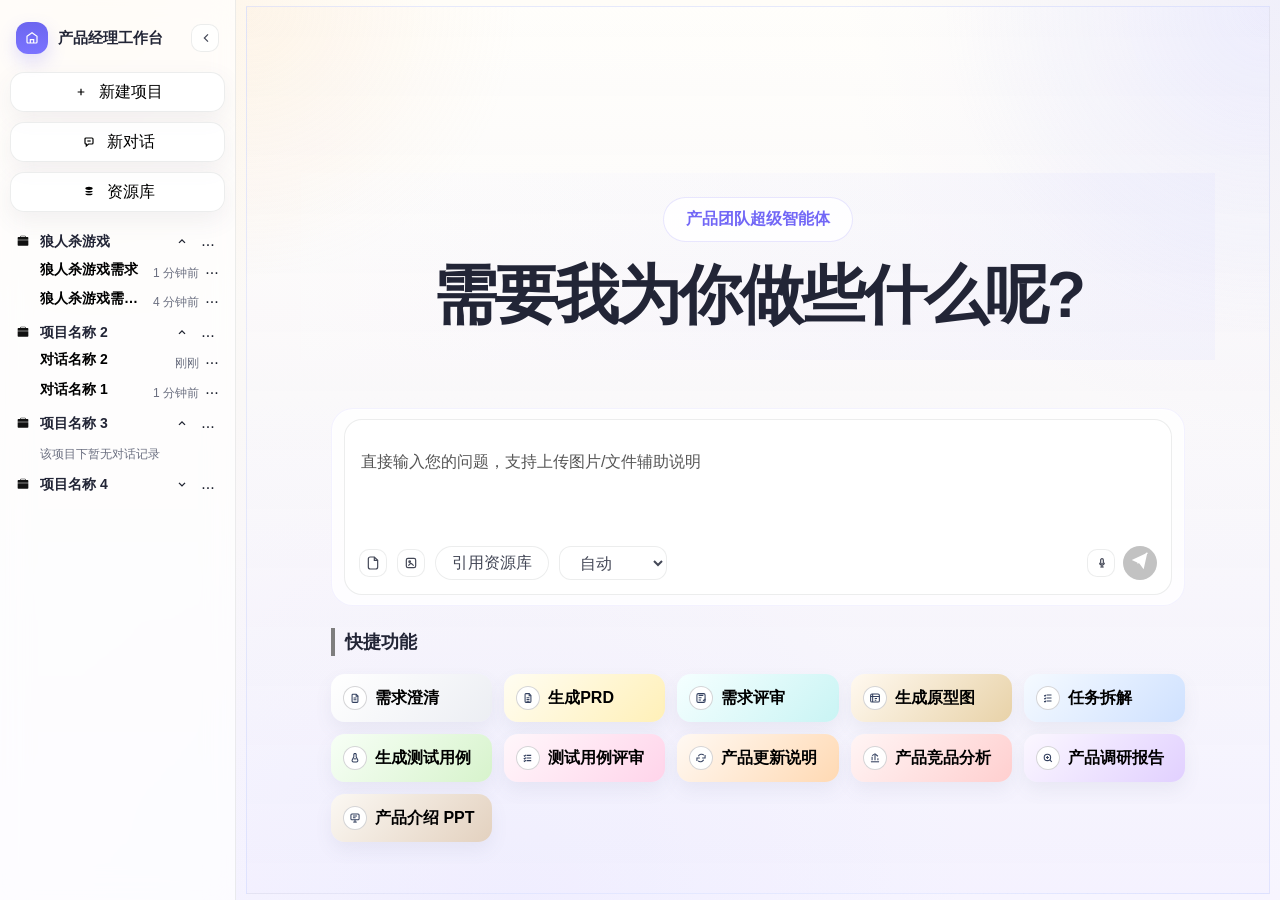
<file: index.html>
<!DOCTYPE html>
<html lang="zh-CN">
  <head>
    <meta charset="UTF-8" />
    <meta name="viewport" content="width=device-width, initial-scale=1.0" />
    <title>产品经理工作台</title>
    <link rel="stylesheet" href="./styles.css" />
  </head>
  <body>
    <div class="workbench">
      <aside id="sidebar" class="sidebar"></aside>
      <main class="main-panel">
        <div id="mainView" class="main-view"></div>
      </main>
    </div>
    <script type="module" src="./app.js"></script>
  </body>
</html>
</file>
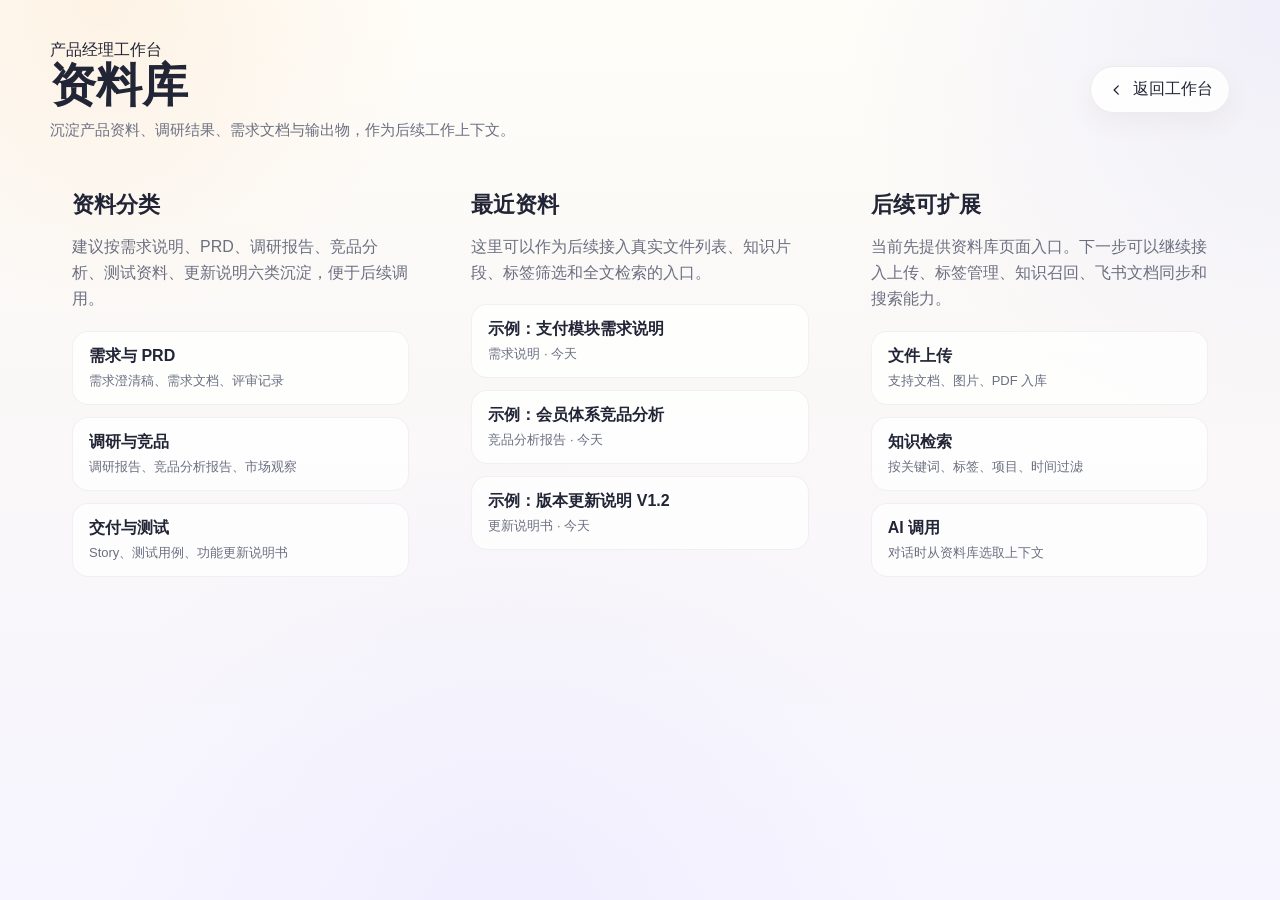
<file: library.html>
<!DOCTYPE html>
<html lang="zh-CN">
  <head>
    <meta charset="UTF-8" />
    <meta name="viewport" content="width=device-width, initial-scale=1.0" />
    <title>资料库 - 产品经理工作台</title>
    <link rel="stylesheet" href="./styles.css" />
    <style>
      .library-page {
        width: min(1180px, calc(100% - 40px));
        margin: 0 auto;
        padding: 40px 0 56px;
      }

      .library-header {
        display: flex;
        align-items: center;
        justify-content: space-between;
        gap: 16px;
        margin-bottom: 28px;
      }

      .library-title {
        margin: 0;
        font-size: clamp(30px, 4vw, 46px);
        line-height: 1.08;
      }

      .library-subtitle {
        margin: 10px 0 0;
        color: var(--muted);
        font-size: 15px;
      }

      .library-back {
        display: inline-flex;
        align-items: center;
        gap: 8px;
        padding: 12px 16px;
        border-radius: 999px;
        background: rgba(255, 255, 255, 0.86);
        border: 1px solid rgba(31, 36, 48, 0.08);
        color: var(--text);
        text-decoration: none;
        box-shadow: 0 10px 24px rgba(122, 92, 56, 0.06);
      }

      .library-grid {
        display: grid;
        gap: 18px;
        grid-template-columns: repeat(3, minmax(0, 1fr));
      }

      .library-card {
        padding: 22px;
        border-radius: 24px;
      }

      .library-card h2 {
        margin: 0 0 14px;
        font-size: 22px;
      }

      .library-card p {
        margin: 0;
        color: var(--muted);
        line-height: 1.65;
      }

      .library-list {
        display: grid;
        gap: 12px;
        margin-top: 18px;
      }

      .library-item {
        padding: 14px 16px;
        border-radius: 16px;
        background: rgba(255, 255, 255, 0.76);
        border: 1px solid rgba(31, 36, 48, 0.06);
      }

      .library-item strong {
        display: block;
        margin-bottom: 4px;
      }

      .library-item span {
        color: var(--muted);
        font-size: 13px;
      }

      @media (max-width: 900px) {
        .library-grid {
          grid-template-columns: 1fr;
        }

        .library-header {
          flex-direction: column;
          align-items: flex-start;
        }
      }
    </style>
  </head>
  <body>
    <main class="library-page">
      <header class="library-header">
        <div>
          <div class="hero__badge">产品经理工作台</div>
          <h1 class="library-title">资料库</h1>
          <p class="library-subtitle">沉淀产品资料、调研结果、需求文档与输出物，作为后续工作上下文。</p>
        </div>
        <a class="library-back" href="./index.html">
          <svg viewBox="0 0 24 24" width="18" height="18" aria-hidden="true">
            <path d="M15 6.5 9.5 12 15 17.5" fill="none" stroke="currentColor" stroke-width="1.8" stroke-linecap="round" stroke-linejoin="round"/>
          </svg>
          返回工作台
        </a>
      </header>

      <section class="library-grid">
        <article class="library-card glass-card">
          <h2>资料分类</h2>
          <p>建议按需求说明、PRD、调研报告、竞品分析、测试资料、更新说明六类沉淀，便于后续调用。</p>
          <div class="library-list">
            <div class="library-item">
              <strong>需求与 PRD</strong>
              <span>需求澄清稿、需求文档、评审记录</span>
            </div>
            <div class="library-item">
              <strong>调研与竞品</strong>
              <span>调研报告、竞品分析报告、市场观察</span>
            </div>
            <div class="library-item">
              <strong>交付与测试</strong>
              <span>Story、测试用例、功能更新说明书</span>
            </div>
          </div>
        </article>

        <article class="library-card glass-card">
          <h2>最近资料</h2>
          <p>这里可以作为后续接入真实文件列表、知识片段、标签筛选和全文检索的入口。</p>
          <div class="library-list">
            <div class="library-item">
              <strong>示例：支付模块需求说明</strong>
              <span>需求说明 · 今天</span>
            </div>
            <div class="library-item">
              <strong>示例：会员体系竞品分析</strong>
              <span>竞品分析报告 · 今天</span>
            </div>
            <div class="library-item">
              <strong>示例：版本更新说明 V1.2</strong>
              <span>更新说明书 · 今天</span>
            </div>
          </div>
        </article>

        <article class="library-card glass-card">
          <h2>后续可扩展</h2>
          <p>当前先提供资料库页面入口。下一步可以继续接入上传、标签管理、知识召回、飞书文档同步和搜索能力。</p>
          <div class="library-list">
            <div class="library-item">
              <strong>文件上传</strong>
              <span>支持文档、图片、PDF 入库</span>
            </div>
            <div class="library-item">
              <strong>知识检索</strong>
              <span>按关键词、标签、项目、时间过滤</span>
            </div>
            <div class="library-item">
              <strong>AI 调用</strong>
              <span>对话时从资料库选取上下文</span>
            </div>
          </div>
        </article>
      </section>
    </main>
  </body>
</html>
</file>
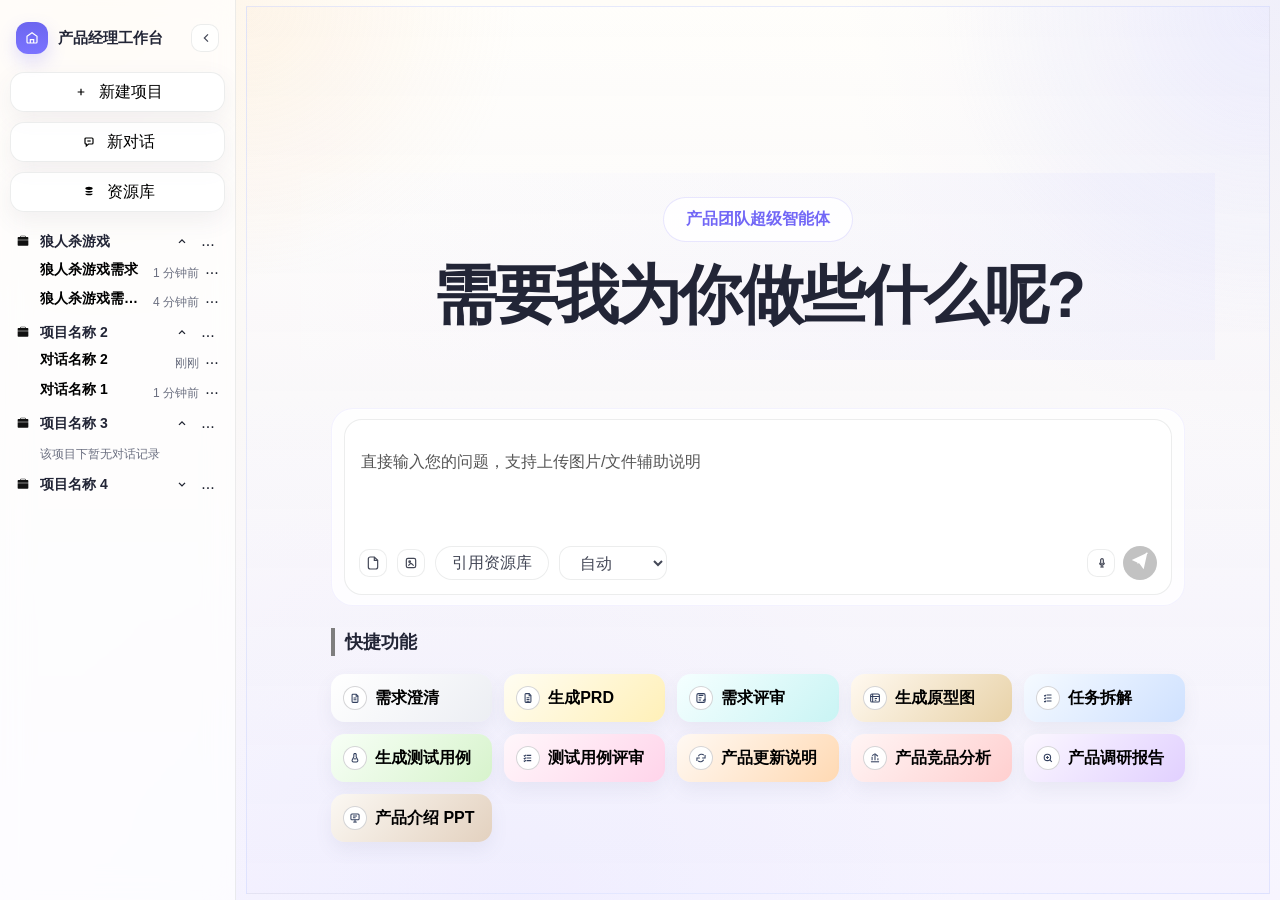
<file: preview.html>
<!DOCTYPE html>
<html lang="zh-CN">
  <head>
    <meta charset="UTF-8" />
    <meta name="viewport" content="width=device-width, initial-scale=1.0" />
    <title>产品经理工作台预览</title>
    <link rel="stylesheet" href="./styles.css" />
  </head>
  <body>
    <div class="workbench">
      <aside id="sidebar" class="sidebar"></aside>
      <main class="main-panel">
        <div id="mainView" class="main-view"></div>
      </main>
    </div>
    <script type="module" src="./app.js"></script>
  </body>
</html>
</file>
<file: styles.css>
:root {
  --sidebar-width: 236px;
  --sidebar-collapsed-width: 78px;
  --bg-top-left: rgba(250, 216, 178, 0.28);
  --bg-top-right: rgba(197, 200, 255, 0.26);
  --bg-bottom: rgba(215, 214, 255, 0.22);
  --surface: rgba(255, 255, 255, 0.82);
  --surface-strong: #ffffff;
  --border: rgba(22, 26, 34, 0.08);
  --border-strong: rgba(22, 26, 34, 0.14);
  --text: #222536;
  --muted: #6b6f80;
  --primary: #7267f6;
  --success: #dff6b8;
  --cyan: #d9f6ff;
  --shadow: 0 8px 24px rgba(85, 74, 114, 0.08);
  --font-sans: "PingFang SC", "Microsoft YaHei", "Helvetica Neue", sans-serif;
}

* {
  box-sizing: border-box;
}

html,
body {
  margin: 0;
  min-height: 100%;
  font-family: var(--font-sans);
  color: var(--text);
}

body {
  background:
    radial-gradient(circle at 8% 0%, var(--bg-top-left), transparent 22%),
    radial-gradient(circle at 100% 0%, var(--bg-top-right), transparent 28%),
    radial-gradient(circle at 40% 100%, var(--bg-bottom), transparent 38%),
    linear-gradient(180deg, #fffdf8 0%, #faf8f7 44%, #f7f5ff 100%);
  overflow: hidden;
}

button,
input,
textarea,
select {
  font: inherit;
}

button {
  cursor: pointer;
}

.workbench {
  display: flex;
  height: 100vh;
  overflow: hidden;
}

.sidebar {
  width: var(--sidebar-width);
  flex: 0 0 var(--sidebar-width);
  height: 100vh;
  padding: 20px 10px 16px;
  border-right: 1px solid var(--border);
  background: rgba(255, 255, 255, 0.7);
  backdrop-filter: blur(14px);
  transition: width 180ms ease, flex-basis 180ms ease;
  overflow: hidden;
}

.sidebar.is-collapsed {
  width: var(--sidebar-collapsed-width);
  flex-basis: var(--sidebar-collapsed-width);
}

.sidebar-shell {
  display: flex;
  flex-direction: column;
  height: calc(100vh - 36px);
  gap: 18px;
}

.brand-row,
.action-stack,
.tree-list {
  display: grid;
  gap: 10px;
}

.brand-row {
  grid-template-columns: auto minmax(0, 1fr) auto;
  align-items: center;
  padding: 2px 6px 0;
}

.brand-mark {
  width: 32px;
  height: 32px;
  display: grid;
  place-items: center;
  border-radius: 12px;
  background: linear-gradient(180deg, #6c66ef 0%, #7a73ff 100%);
  color: #fff;
  box-shadow: 0 8px 18px rgba(114, 103, 246, 0.22);
}

.brand-mark svg,
.icon-button svg,
.tree-icon svg,
.action-button svg {
  width: 16px;
  height: 16px;
}

.brand-title {
  font-size: 15px;
  font-weight: 700;
  white-space: nowrap;
}

.icon-button {
  width: 28px;
  height: 28px;
  display: grid;
  place-items: center;
  border: 1px solid var(--border);
  border-radius: 10px;
  background: rgba(255, 255, 255, 0.82);
  color: #444857;
}

.icon-button.is-selected {
  border-color: rgba(106, 106, 246, 0.42);
  background: rgba(106, 106, 246, 0.1);
  color: #5b5ff0;
  box-shadow: 0 0 0 2px rgba(106, 106, 246, 0.08) inset;
}

.action-button {
  display: flex;
  align-items: center;
  justify-content: center;
  gap: 10px;
  width: 100%;
  min-height: 40px;
  border-radius: 14px;
  border: 1px solid var(--border);
  background: rgba(255, 255, 255, 0.9);
  box-shadow: var(--shadow);
}

.action-button--active {
  border-color: rgba(22, 26, 34, 0.16);
}

.tree-list {
  overflow: auto;
  padding-right: 4px;
}

.tree-group {
  display: grid;
  gap: 8px;
}

.tree-project {
  display: grid;
  gap: 6px;
}

.tree-row {
  display: grid;
  grid-template-columns: auto minmax(0, 1fr) auto auto;
  align-items: start;
  gap: 8px;
  padding: 2px 4px;
}

.tree-row--simple {
  grid-template-columns: auto minmax(0, 1fr);
}

.tree-icon {
  width: 18px;
  height: 18px;
  display: grid;
  place-items: center;
  color: #111;
}

.tree-copy {
  min-width: 0;
}

.tree-title {
  display: block;
  font-size: 14px;
  font-weight: 600;
  line-height: 1.4;
  white-space: nowrap;
  overflow: hidden;
  text-overflow: ellipsis;
}

.tree-subtitle,
.tree-time {
  display: block;
  margin-top: 6px;
  color: var(--muted);
  font-size: 12px;
  line-height: 1.3;
}

.tree-trigger {
  display: grid;
  place-items: center;
  width: 18px;
  height: 18px;
  border: 0;
  padding: 0;
  background: transparent;
  color: #1f2330;
}

.tree-children {
  display: grid;
  gap: 8px;
  padding-left: 30px;
}

.conversation-link {
  display: grid;
  grid-template-columns: minmax(0, 1fr) auto;
  gap: 8px;
  border: 0;
  background: transparent;
  padding: 0;
  text-align: left;
}

.conversation-link.is-active .tree-title {
  color: var(--primary);
}

.tree-conversation-wrap {
  position: relative;
  display: grid;
  grid-template-columns: minmax(0, 1fr) auto;
  gap: 4px;
  align-items: start;
}

.side-menu {
  display: grid;
  gap: 4px;
  margin: 4px 0 0 26px;
  padding: 6px;
  border: 1px solid var(--border);
  border-radius: 12px;
  background: rgba(255, 255, 255, 0.96);
  box-shadow: 0 10px 24px rgba(40, 48, 72, 0.08);
}

.floating-menu-layer {
  position: fixed;
  z-index: 9999;
  width: 156px;
}

.floating-menu-layer .side-menu {
  margin: 0;
  border-radius: 16px;
  padding: 10px;
  box-shadow: 0 18px 36px rgba(40, 48, 72, 0.14);
}

.side-menu--conversation {
  grid-column: 1 / -1;
  margin-left: 0;
}

.side-menu__item {
  border: 0;
  padding: 8px 10px;
  border-radius: 8px;
  background: transparent;
  text-align: left;
}

.side-menu__item:hover {
  background: rgba(114, 103, 246, 0.08);
}

.side-menu__item--danger {
  color: #d84848;
}

.sidebar.is-collapsed .brand-title,
.sidebar.is-collapsed .action-label,
.sidebar.is-collapsed .tree-list {
  display: none;
}

.sidebar.is-collapsed .brand-row {
  grid-template-columns: 1fr;
  justify-items: center;
}

.sidebar.is-collapsed .action-button {
  padding: 0;
  min-height: 38px;
}

.main-panel {
  flex: 1;
  min-width: 0;
  min-height: 0;
  height: 100vh;
  padding: 6px 10px;
  display: flex;
  flex-direction: column;
}

.main-view {
  flex: 1;
  min-height: 0;
  overflow: hidden;
  border: 1px solid rgba(49, 102, 255, 0.1);
  background:
    radial-gradient(circle at 0% 0%, rgba(250, 216, 178, 0.18), transparent 20%),
    radial-gradient(circle at 100% 0%, rgba(203, 204, 255, 0.22), transparent 24%),
    linear-gradient(180deg, rgba(255, 255, 255, 0.4), rgba(239, 237, 255, 0.34));
}

.home-view,
.library-view,
.conversation-view {
  height: 100%;
  min-height: 0;
}

.home-view {
  display: grid;
  align-content: start;
  justify-items: center;
  padding: 166px 24px 50px;
  overflow: auto;
}

.hero-panel {
  width: min(990px, calc(100% - 60px));
  background: linear-gradient(90deg, rgba(255, 255, 255, 0.12), rgba(217, 218, 255, 0.18));
  text-align: center;
  padding: 24px 20px 30px;
}

.hero-badge {
  display: inline-flex;
  padding: 11px 22px;
  border-radius: 999px;
  border: 1px solid rgba(114, 103, 246, 0.16);
  background: rgba(255, 255, 255, 0.86);
  color: var(--primary);
  font-size: 16px;
  font-weight: 700;
}

.hero-title {
  margin: 18px 0 0;
  font-size: clamp(42px, 5vw, 68px);
  line-height: 1.1;
  font-weight: 800;
  letter-spacing: -0.04em;
}

.composer-card {
  width: min(892px, calc(100% - 120px));
  margin-top: 48px;
  padding: 10px 12px;
  background: rgba(255, 255, 255, 0.8);
}

.composer-card,
.chat-shell,
.doc-panel,
.table-shell {
  border-radius: 22px;
  border: 1px solid rgba(114, 103, 246, 0.08);
  box-shadow: 0 0 0 1px rgba(255, 255, 255, 0.45) inset;
}

.composer-inner {
  min-height: 144px;
  display: grid;
  grid-template-rows: auto minmax(84px, auto) auto;
  gap: 12px;
  border-radius: 18px;
  border: 1px solid var(--border);
  background: #fff;
  padding: 14px;
}

.composer-header {
  display: flex;
  flex-wrap: wrap;
  gap: 8px;
  min-height: 30px;
  max-height: 72px;
  overflow: auto;
}

.composer-header.is-empty {
  min-height: 0;
  max-height: 0;
}

.attachment-chip {
  display: inline-flex;
  align-items: center;
  gap: 8px;
  padding: 6px 10px;
  border-radius: 999px;
  background: rgba(114, 103, 246, 0.08);
  color: #4b4d72;
  font-size: 12px;
}

.attachment-chip svg {
  width: 14px;
  height: 14px;
}

.attachment-chip--mode {
  background: rgba(88, 184, 255, 0.12);
  color: #2c5478;
}

.attachment-chip--document {
  background: rgba(80, 157, 245, 0.11);
  color: #29578f;
}

.attachment-chip--resource {
  background: rgba(103, 188, 126, 0.12);
  color: #2f7042;
}

.attachment-chip button {
  border: 0;
  background: transparent;
  color: inherit;
  padding: 0;
}

.composer-body {
  min-height: 84px;
}

.composer-textarea {
  width: 100%;
  min-height: 84px;
  height: 100%;
  border: 0;
  resize: none;
  outline: none;
  color: var(--text);
  line-height: 1.7;
}

.composer-textarea::placeholder {
  color: #555;
}

.composer-footer {
  display: flex;
  align-items: flex-end;
  justify-content: space-between;
  gap: 16px;
  flex-wrap: wrap;
}

.composer-footer__left,
.composer-footer__right {
  display: flex;
  align-items: center;
  gap: 8px;
  flex-wrap: wrap;
}

.composer-footer__left {
  flex: 1 1 640px;
  min-width: 0;
}

.composer-footer__right {
  flex: 0 0 auto;
}

.voice-button {
  font-size: 18px;
  line-height: 1;
}

.tool-pill,
.tool-select {
  height: 34px;
  border-radius: 999px;
  border: 1px solid var(--border);
  background: rgba(255, 255, 255, 0.95);
  padding: 0 16px;
  color: #444857;
}

.tool-select {
  border-radius: 12px;
  width: 176px;
  flex: 0 0 auto;
}

.tool-select--model {
  width: 108px;
}

.send-icon {
  width: 34px;
  height: 34px;
  border-radius: 999px;
  border: 0;
  background: #9a9a9a;
  color: #fff;
  opacity: 0.6;
}

.send-icon.is-active {
  background: linear-gradient(135deg, #6a6af6 0%, #8a81ff 100%);
  box-shadow: 0 8px 18px rgba(106, 106, 246, 0.28);
  opacity: 1;
}

.send-icon:disabled {
  cursor: not-allowed;
}

.section-label {
  width: min(892px, calc(100% - 120px));
  margin-top: 22px;
  display: flex;
  align-items: center;
  gap: 10px;
  font-size: 18px;
  font-weight: 700;
}

.section-label::before {
  content: "";
  width: 4px;
  height: 28px;
  background: #7e7e7e;
}

.shortcut-grid {
  width: min(892px, calc(100% - 120px));
  margin-top: 18px;
  display: grid;
  gap: 12px;
  grid-template-columns: repeat(5, minmax(0, 1fr));
}

.shortcut-card {
  min-height: 48px;
  border: 0;
  border-radius: 14px;
  background: linear-gradient(180deg, #dff7ff 0%, #dff6b8 100%);
  display: flex;
  align-items: center;
  gap: 8px;
  padding: 0 12px;
  font-size: 16px;
  font-weight: 700;
  box-shadow: 0 8px 18px rgba(89, 98, 126, 0.08);
  transition: transform 160ms ease, box-shadow 160ms ease, filter 160ms ease;
}

.shortcut-card:hover {
  transform: translateY(-1px);
  box-shadow: 0 12px 22px rgba(89, 98, 126, 0.12);
  filter: saturate(1.05);
}

.shortcut-card__icon {
  width: 24px;
  height: 24px;
  border-radius: 999px;
  border: 1px solid rgba(22, 26, 34, 0.18);
  background: rgba(255, 255, 255, 0.94);
  display: grid;
  place-items: center;
  color: #33405f;
  box-shadow: inset 0 0 0 1px rgba(255, 255, 255, 0.55);
}

.shortcut-card__icon svg {
  width: 14px;
  height: 14px;
}

.shortcut-card--sky-lime {
  background: linear-gradient(135deg, #ffffff 0%, #eceef3 100%);
}

.shortcut-card--ice-mint {
  background: linear-gradient(135deg, #fffdf2 0%, #fff0b8 100%);
}

.shortcut-card--sky-amber {
  background: linear-gradient(135deg, #f5ffff 0%, #c9f4f4 100%);
}

.shortcut-card--sand-khaki {
  background: linear-gradient(135deg, #fff9f0 0%, #e8d2a8 100%);
}

.shortcut-card--blue-green {
  background: linear-gradient(135deg, #f5faff 0%, #cfe1ff 100%);
}

.shortcut-card--mint-yellow {
  background: linear-gradient(135deg, #f7fff6 0%, #d7f3cc 100%);
}

.shortcut-card--teal-lime {
  background: linear-gradient(135deg, #fff7fb 0%, #ffd4ea 100%);
}

.shortcut-card--cyan-grass {
  background: linear-gradient(135deg, #fff9f3 0%, #ffd9b3 100%);
}

.shortcut-card--blue-leaf {
  background: linear-gradient(135deg, #fff5f5 0%, #ffcfcf 100%);
}

.shortcut-card--ocean-lime {
  background: linear-gradient(135deg, #fbf7ff 0%, #e1d0ff 100%);
}

.shortcut-card--aqua-sun {
  background: linear-gradient(135deg, #fbf8f3 0%, #e3d1bf 100%);
}

.conversation-view {
  padding: 14px 12px 12px 0;
}

.conversation-view .composer-card {
  width: 100%;
  max-width: none;
  margin-top: 0;
  padding: 0;
  background: transparent;
}

.conversation-view .composer-inner {
  padding: 18px 18px 16px;
  gap: 14px;
  grid-template-rows: auto minmax(94px, auto) auto;
}

.conversation-view .composer-body,
.conversation-view .composer-textarea {
  min-height: 94px;
}

.conversation-view .composer-footer {
  flex-wrap: nowrap;
  align-items: center;
}

.conversation-view .composer-footer__left {
  flex: 1 1 auto;
  flex-wrap: nowrap;
  overflow-x: auto;
  padding-bottom: 2px;
}

.conversation-view .composer-footer__right {
  flex-shrink: 0;
  gap: 10px;
}

.conversation-view .composer-footer .icon-button {
  width: 34px;
  height: 34px;
  border-radius: 12px;
}

.conversation-view .composer-footer .icon-button svg {
  width: 17px;
  height: 17px;
}

.conversation-layout {
  display: grid;
  grid-template-columns: minmax(0, 1fr);
  gap: 18px;
  height: calc(100vh - 28px);
}

.conversation-layout.has-document {
  grid-template-columns: minmax(0, 1.22fr) minmax(396px, 0.78fr);
}

.chat-shell {
  height: 100%;
  background: rgba(255, 255, 255, 0.78);
  overflow: hidden;
  display: grid;
  grid-template-rows: auto minmax(0, 1fr) auto;
}

.chat-header {
  height: 50px;
  padding: 0 18px;
  display: flex;
  align-items: center;
  justify-content: space-between;
  border-bottom: 1px solid var(--border);
  font-size: 16px;
  font-weight: 700;
}

.chat-exit {
  border: 0;
  background: transparent;
  color: #5f64ff;
  font-weight: 700;
}

.chat-messages {
  padding: 24px 32px 18px;
  overflow: auto;
  overscroll-behavior: contain;
}

.chat-empty {
  height: 100%;
}

.bubble-row {
  display: flex;
  margin-bottom: 18px;
}

.bubble-row--user {
  justify-content: flex-end;
}

.bubble-user-wrap {
  display: grid;
  justify-items: end;
  gap: 8px;
  max-width: min(520px, 78%);
}

.bubble-user {
  width: fit-content;
  max-width: 100%;
  padding: 12px 18px;
  border-radius: 16px;
  background: rgba(0, 0, 0, 0.05);
  font-weight: 700;
  line-height: 1.65;
}

.message-reference-list {
  display: flex;
  flex-wrap: wrap;
  justify-content: flex-end;
  gap: 8px;
  max-width: 420px;
}

.message-reference-chip {
  display: grid;
  gap: 6px;
  min-width: 168px;
  padding: 11px 13px;
  border-radius: 16px;
  border: 1px solid rgba(85, 99, 167, 0.14);
  background: linear-gradient(180deg, rgba(255, 255, 255, 0.96), rgba(244, 247, 255, 0.94));
  text-align: left;
  box-shadow: 0 10px 24px rgba(32, 42, 74, 0.07);
  transition: transform 160ms ease, box-shadow 160ms ease, border-color 160ms ease, background 160ms ease;
  cursor: pointer;
}

.message-reference-chip:hover {
  transform: translateY(-1px);
  border-color: rgba(92, 107, 206, 0.26);
  box-shadow: 0 14px 26px rgba(48, 58, 92, 0.12);
}

.message-reference-chip.is-missing {
  border-color: rgba(220, 84, 84, 0.36);
  background: linear-gradient(180deg, rgba(255, 244, 244, 0.98), rgba(255, 228, 228, 0.98));
  box-shadow: 0 14px 26px rgba(205, 80, 80, 0.12);
  cursor: not-allowed;
}

.message-reference-chip.is-missing:hover {
  transform: none;
  border-color: rgba(220, 84, 84, 0.42);
  box-shadow: 0 14px 26px rgba(205, 80, 80, 0.12);
}

.message-reference-chip__name {
  font-size: 12px;
  font-weight: 700;
  color: #28324f;
}

.message-reference-chip__badge {
  display: inline-flex;
  align-items: center;
  width: fit-content;
  padding: 3px 9px;
  border-radius: 999px;
  background: rgba(214, 74, 74, 0.16);
  color: #b54747;
  font-size: 10px;
  font-weight: 700;
}

.message-reference-chip__meta {
  font-size: 11px;
  color: var(--muted);
}

.message-reference-chip.is-missing .message-reference-chip__name,
.message-reference-chip.is-missing .message-reference-chip__meta {
  color: #c05858;
}

.assistant-block {
  width: min(720px, 100%);
  font-size: 16px;
  line-height: 1.85;
}

.streaming-indicator {
  display: inline-flex;
  gap: 6px;
  padding: 8px 0;
}

.streaming-indicator span {
  width: 8px;
  height: 8px;
  border-radius: 50%;
  background: rgba(60, 68, 90, 0.4);
  animation: dot-pulse 1s infinite ease-in-out;
}

.streaming-indicator span:nth-child(2) {
  animation-delay: 0.15s;
}

.streaming-indicator span:nth-child(3) {
  animation-delay: 0.3s;
}

.assistant-cursor {
  display: inline-block;
  width: 7px;
  height: 1.15em;
  margin-left: 3px;
  vertical-align: -0.15em;
  border-radius: 4px;
  background: rgba(79, 86, 112, 0.55);
  animation: cursor-blink 0.9s steps(1) infinite;
}

@keyframes dot-pulse {
  0%, 80%, 100% { transform: scale(0.8); opacity: 0.4; }
  40% { transform: scale(1); opacity: 1; }
}

@keyframes cursor-blink {
  0%, 48% { opacity: 1; }
  49%, 100% { opacity: 0; }
}

.assistant-block ol,
.assistant-block ul {
  padding-left: 24px;
  margin: 0 0 16px;
}

.inline-code {
  display: inline-block;
  padding: 1px 8px;
  border-radius: 8px;
  background: rgba(0, 0, 0, 0.06);
  font-family: "SFMono-Regular", Consolas, monospace;
  font-size: 0.92em;
}

.document-card-list {
  display: grid;
  gap: 12px;
  margin-top: 20px;
}

.document-card {
  width: min(320px, 100%);
  min-height: 60px;
  border-radius: 14px;
  border: 1px solid var(--border-strong);
  background: #fff;
  display: flex;
  align-items: stretch;
  justify-content: space-between;
  gap: 12px;
  padding: 10px 14px;
}

.document-card__body {
  flex: 1;
  min-width: 0;
  border: 0;
  background: transparent;
  text-align: left;
  display: grid;
  gap: 6px;
  padding: 0;
}

.document-card__meta {
  color: var(--muted);
  font-size: 12px;
}

.document-card__title {
  font-size: 14px;
  font-weight: 700;
}

.doc-quote {
  min-width: 52px;
  height: 28px;
  border: 1px solid #3a79dd;
  background: #fff;
  color: #3a79dd;
  align-self: center;
}

.chat-input-dock {
  padding: 14px 12px 16px 0;
  border-top: 1px solid var(--border);
  background: linear-gradient(180deg, rgba(255, 255, 255, 0.18), rgba(255, 255, 255, 0.78) 24%, rgba(255, 255, 255, 0.86) 100%);
  position: sticky;
  bottom: 0;
}

.composer-header {
  transition: min-height 160ms ease, max-height 160ms ease, opacity 160ms ease;
}

.composer-header.is-empty {
  opacity: 0;
}

.composer-footer {
  gap: 18px;
}

.composer-footer__left {
  gap: 10px;
}

.library-view {
  padding: 18px 18px 40px 8px;
  overflow: hidden;
}

.library-layout {
  display: grid;
  grid-template-columns: minmax(0, 1fr);
  gap: 18px;
  height: 100%;
  min-height: 0;
  align-items: stretch;
}

.library-layout.has-document {
  grid-template-columns: minmax(0, 1.18fr) minmax(396px, 0.82fr);
}

.library-shell {
  min-width: 0;
  min-height: 0;
  display: grid;
  grid-template-rows: auto auto minmax(0, 1fr);
  overflow: hidden;
}

.library-toolbar {
  display: flex;
  align-items: center;
  gap: 14px;
  padding: 0 10px 18px;
  border-bottom: 1px solid var(--border-strong);
}

.back-button {
  display: inline-flex;
  align-items: center;
  gap: 8px;
  min-height: 30px;
  padding: 0 12px;
  border: 1px solid var(--border-strong);
  background: #fff;
  white-space: nowrap;
  writing-mode: horizontal-tb;
  flex-direction: row;
}

.library-title-block {
  padding: 20px 20px 12px;
}

.library-title {
  margin: 0;
  font-size: 18px;
  font-weight: 800;
}

.table-shell {
  margin: 0 20px;
  min-height: 0;
  overflow: auto;
  background: rgba(255, 255, 255, 0.3);
}

.library-empty {
  margin: 0 20px;
  padding: 28px 24px;
  border-radius: 18px;
  border: 1px dashed rgba(22, 26, 34, 0.18);
  background: rgba(255, 255, 255, 0.42);
  color: var(--muted);
  font-size: 15px;
}

table {
  width: 100%;
  border-collapse: collapse;
  background: #fff;
  table-layout: fixed;
}

.library-col-id {
  width: 11%;
}

.library-col-name {
  width: 24%;
}

.library-col-type {
  width: 14%;
}

.library-col-date {
  width: 14%;
}

.library-col-desc {
  width: 19%;
}

.library-col-action {
  width: 22%;
}

th,
td {
  border: 1px solid rgba(0, 0, 0, 0.24);
  padding: 10px 12px;
  text-align: center;
  white-space: nowrap;
  overflow: hidden;
  text-overflow: ellipsis;
}

th {
  font-weight: 700;
}

.table-action-group {
  display: flex;
  align-items: center;
  justify-content: center;
  gap: 10px;
  flex-wrap: wrap;
}

.table-action {
  border: 0;
  background: transparent;
  color: #3a79dd;
}

.table-action--danger {
  color: #ff4e38;
}

.toast-message {
  position: fixed;
  left: 50%;
  bottom: 36px;
  transform: translateX(-50%) translateY(8px);
  padding: 10px 16px;
  border-radius: 999px;
  background: rgba(34, 37, 54, 0.92);
  color: #fff;
  font-size: 13px;
  line-height: 1;
  box-shadow: 0 12px 28px rgba(17, 19, 31, 0.22);
  opacity: 0;
  pointer-events: none;
  transition: opacity 160ms ease, transform 160ms ease;
  z-index: 10020;
}

.toast-message.is-visible {
  opacity: 1;
  transform: translateX(-50%) translateY(0);
}

.toast-message.is-leaving {
  opacity: 0;
  transform: translateX(-50%) translateY(12px);
}

.doc-panel {
  display: grid;
  grid-template-rows: auto minmax(0, 1fr);
  min-height: 0;
  background: rgba(255, 255, 255, 0.9);
  overflow: hidden;
}

.doc-toolbar {
  display: flex;
  align-items: center;
  justify-content: space-between;
  gap: 14px;
  padding: 14px 18px;
  border-bottom: 1px solid var(--border-strong);
}

.doc-toolbar-left,
.doc-toolbar-right,
.doc-tabset {
  display: flex;
  align-items: center;
  gap: 10px;
}

.doc-readonly-badge {
  display: inline-flex;
  align-items: center;
  height: 32px;
  padding: 0 12px;
  border-radius: 999px;
  background: rgba(88, 95, 255, 0.08);
  color: #5964ff;
  font-size: 12px;
  font-weight: 700;
}

.doc-export-wrap {
  position: relative;
}

.doc-text-button {
  min-width: 72px;
  height: 34px;
  border: 1px solid rgba(96, 102, 255, 0.24);
  border-radius: 10px;
  background: rgba(97, 103, 255, 0.1);
  color: #575cff;
}

.doc-export-menu {
  position: absolute;
  top: 36px;
  right: 0;
  z-index: 40;
  width: 170px;
  display: grid;
  gap: 4px;
  padding: 8px;
  border-radius: 14px;
  border: 1px solid var(--border);
  background: rgba(255, 255, 255, 0.98);
  box-shadow: 0 18px 36px rgba(40, 48, 72, 0.14);
}

.doc-export-menu__item {
  border: 0;
  padding: 8px 10px;
  border-radius: 8px;
  background: transparent;
  text-align: left;
}

.doc-export-menu__item:hover {
  background: rgba(114, 103, 246, 0.08);
}

.doc-tab {
  min-width: 70px;
  height: 30px;
  border: 1px solid var(--border-strong);
  background: #fff;
  border-radius: 10px;
}

.doc-tab.is-active {
  background: rgba(88, 95, 255, 0.08);
  border-color: rgba(88, 95, 255, 0.18);
}

.doc-content {
  padding: 30px 26px 38px;
  overflow: auto;
}

.doc-preview-frame {
  width: 100%;
  min-height: 720px;
  border: 1px solid rgba(114, 103, 246, 0.12);
  border-radius: 18px;
  background: #fff;
}

.doc-editor-textarea {
  width: 100%;
  min-height: 520px;
  border: 1px solid var(--border);
  border-radius: 16px;
  padding: 16px;
  resize: vertical;
  outline: none;
  font-family: "SFMono-Regular", Consolas, monospace;
  line-height: 1.75;
}

.doc-meta {
  color: #777;
  font-size: 13px;
}

.doc-content h2 {
  margin: 0 0 14px;
  font-size: 28px;
}

.doc-content h3 {
  margin: 22px 0 10px;
  font-size: 20px;
}

.doc-content h4 {
  margin: 18px 0 10px;
  font-size: 17px;
}

.doc-content p {
  margin: 0 0 6px;
  line-height: 1.7;
}

.doc-content ul,
.doc-content ol {
  margin: 0 0 16px;
  padding-left: 24px;
  line-height: 1.75;
}

.doc-content li + li {
  margin-top: 6px;
}

.doc-content a {
  color: #5964ff;
  text-decoration: none;
}

.doc-content a:hover {
  text-decoration: underline;
}

.doc-content code {
  display: inline-block;
  padding: 1px 7px;
  border-radius: 8px;
  background: rgba(0, 0, 0, 0.05);
  font-family: "SFMono-Regular", Consolas, monospace;
  font-size: 0.92em;
}

.doc-code-block {
  margin: 12px 0 18px;
  padding: 14px 16px;
  border-radius: 16px;
  background: #f7f8fb;
  border: 1px solid rgba(120, 128, 156, 0.18);
  overflow: auto;
  white-space: pre-wrap;
  line-height: 1.7;
}

.doc-code-block code {
  display: block;
  padding: 0;
  background: transparent;
  font-size: 13px;
}

.doc-table-card {
  margin: 14px 0 18px;
  border: 1px solid rgba(120, 128, 156, 0.18);
  border-radius: 18px;
  background: #fff;
  overflow: hidden;
  box-shadow: 0 10px 22px rgba(61, 71, 109, 0.06);
}

.doc-table-card__head {
  padding: 12px 16px;
  border-bottom: 1px solid rgba(120, 128, 156, 0.12);
  background: #fbfbfd;
  font-size: 14px;
  font-weight: 700;
  color: #33405f;
}

.doc-table-wrap {
  overflow: auto;
}

.doc-table {
  width: 100%;
  border-collapse: collapse;
  min-width: 560px;
}

.doc-table th,
.doc-table td {
  padding: 12px 14px;
  border-bottom: 1px solid rgba(120, 128, 156, 0.14);
  text-align: left;
  vertical-align: top;
  line-height: 1.65;
}

.doc-table th {
  background: #f6f8ff;
  font-weight: 700;
  color: #28324f;
}

.doc-table tr:last-child td {
  border-bottom: 0;
}

.doc-code {
  white-space: pre-wrap;
  font-family: "SFMono-Regular", Consolas, monospace;
  line-height: 1.6;
  font-size: 13px;
}

@media (max-width: 1200px) {
  .shortcut-grid {
    grid-template-columns: repeat(3, minmax(0, 1fr));
  }

  .conversation-layout.has-document {
    grid-template-columns: 1fr;
  }

  .library-layout.has-document {
    grid-template-columns: 1fr;
  }

  .doc-panel {
    min-height: 420px;
  }
}

@media (max-width: 900px) {
  body {
    overflow: auto;
  }

  .workbench {
    flex-direction: column;
    height: auto;
    overflow: visible;
  }

  .sidebar,
  .sidebar.is-collapsed {
    width: 100%;
    flex-basis: auto;
    height: auto;
  }

  .sidebar-shell {
    height: auto;
  }

  .main-panel {
    padding: 0;
    height: auto;
  }

  .main-view {
    min-height: auto;
    overflow: visible;
  }

  .home-view {
    padding: 80px 12px 24px;
  }

  .hero-panel,
  .composer-card,
  .section-label,
  .shortcut-grid {
    width: 100%;
  }

  .shortcut-grid {
    grid-template-columns: repeat(2, minmax(0, 1fr));
  }

  .composer-footer__left,
  .composer-footer__right {
    width: 100%;
  }

  .conversation-view .composer-footer__left {
    flex-wrap: wrap;
    overflow: visible;
  }

  .conversation-view .composer-footer {
    flex-wrap: wrap;
  }

  .composer-footer__right {
    justify-content: flex-end;
  }
}
</file>
